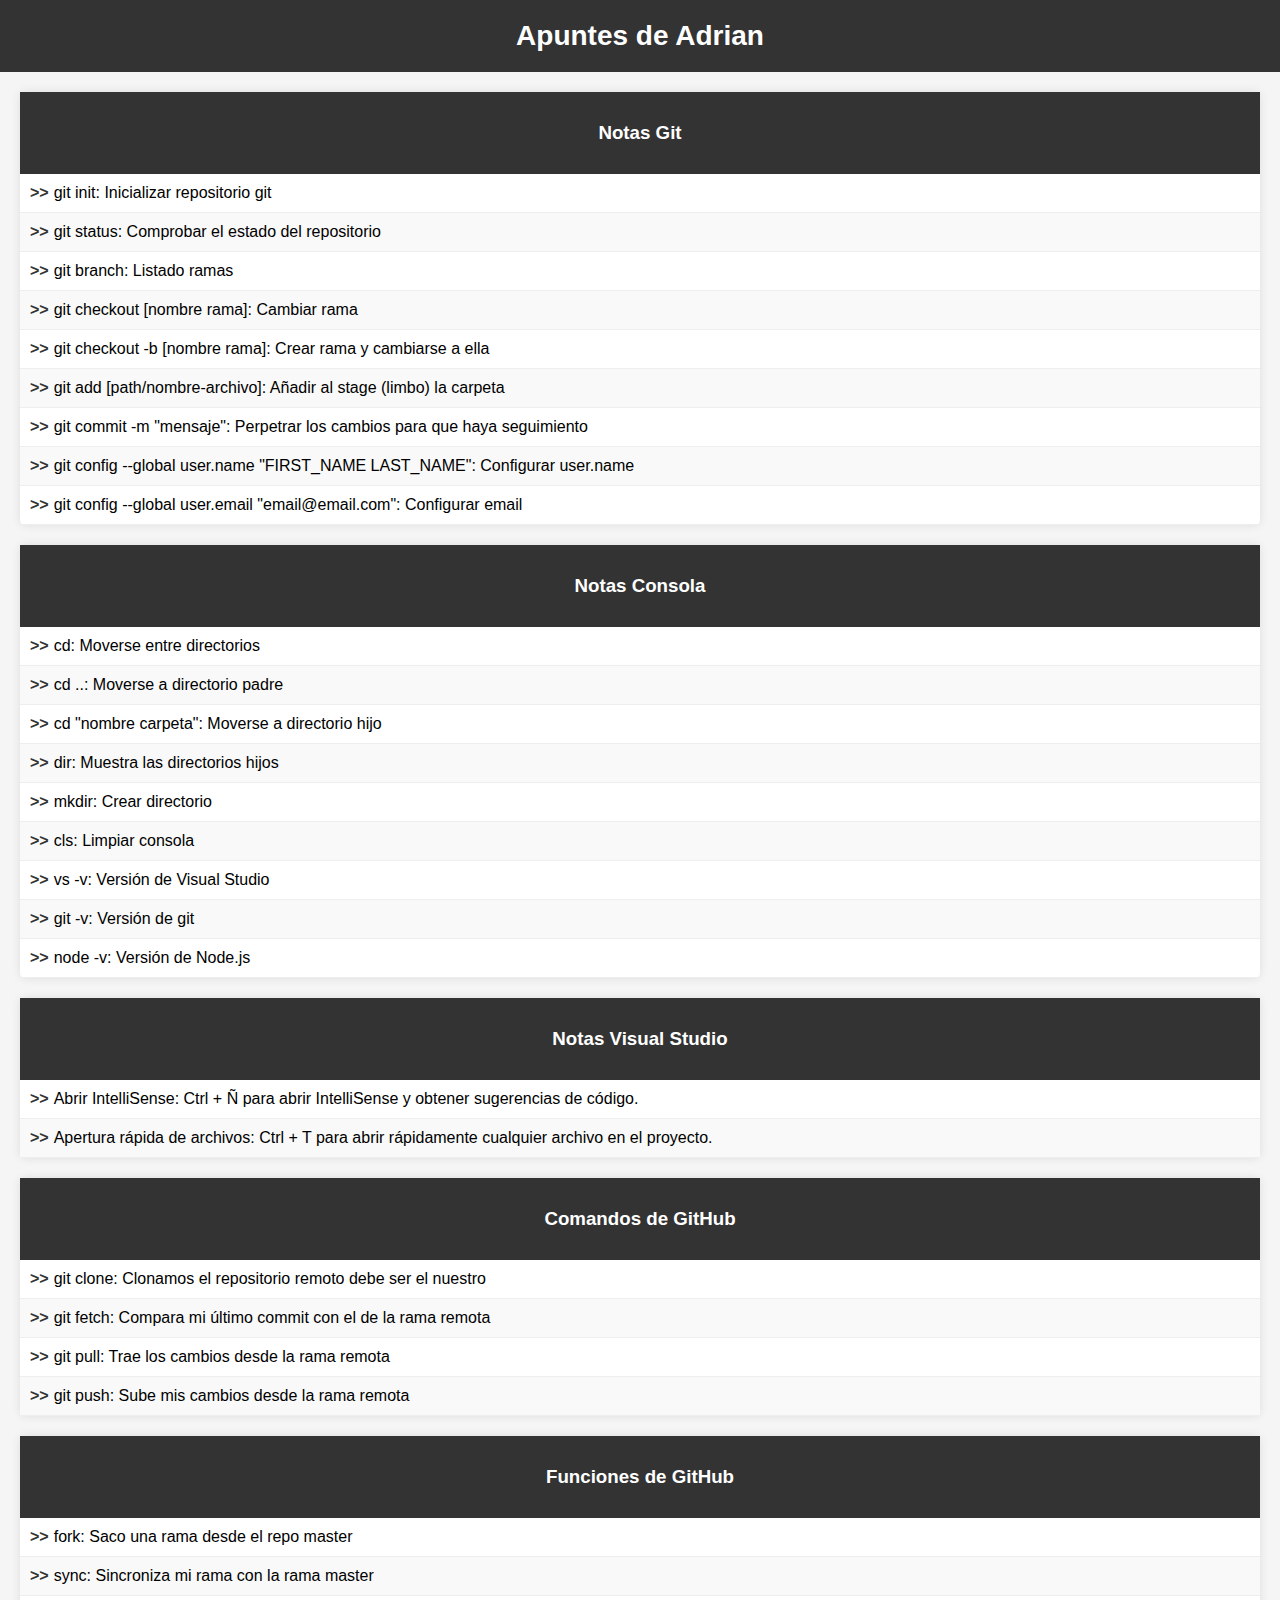
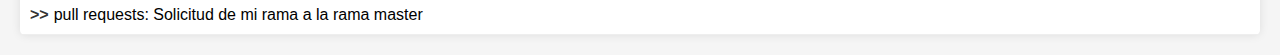
<file: adrian/index.html>
<!DOCTYPE html>
<html lang="en">
<head>
    <meta charset="UTF-8">
    <meta name="viewport" content="width=device-width, initial-scale=1.0">
    <title>Apuntes de Adrian</title>
    <link rel="stylesheet" href="style.css"> 
<body>
    <script src="./script.js"></script>
</body>
</html>
</file>
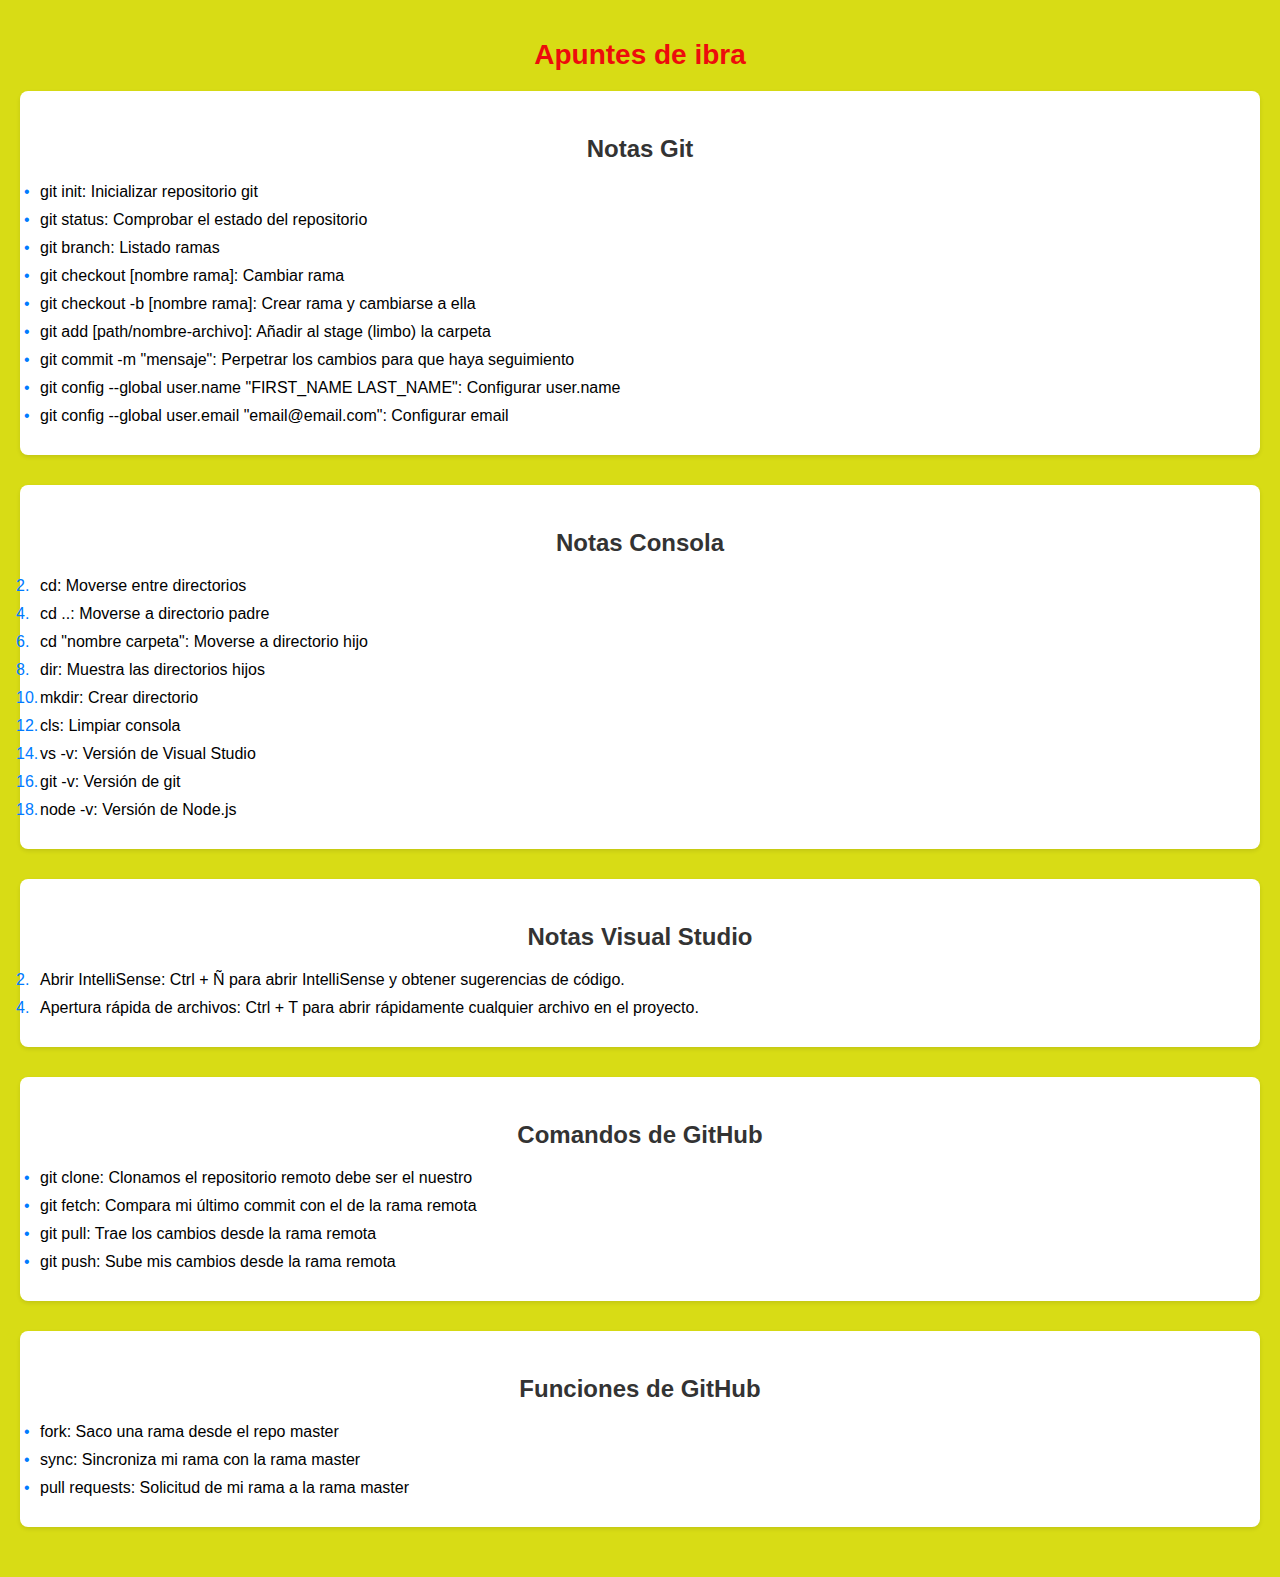
<file: ibra/index.html>
<!DOCTYPE html>
<html lang="en">
<head>
    <meta charset="UTF-8">
    <meta name="viewport" content="width=device-width, initial-scale=1.0">
    <title>Apuntes de ibra</title>
    <link rel="stylesheet" href="style.css"> 
<body>
    <script src="./script.js"></script>
</body>
</html>
</file>
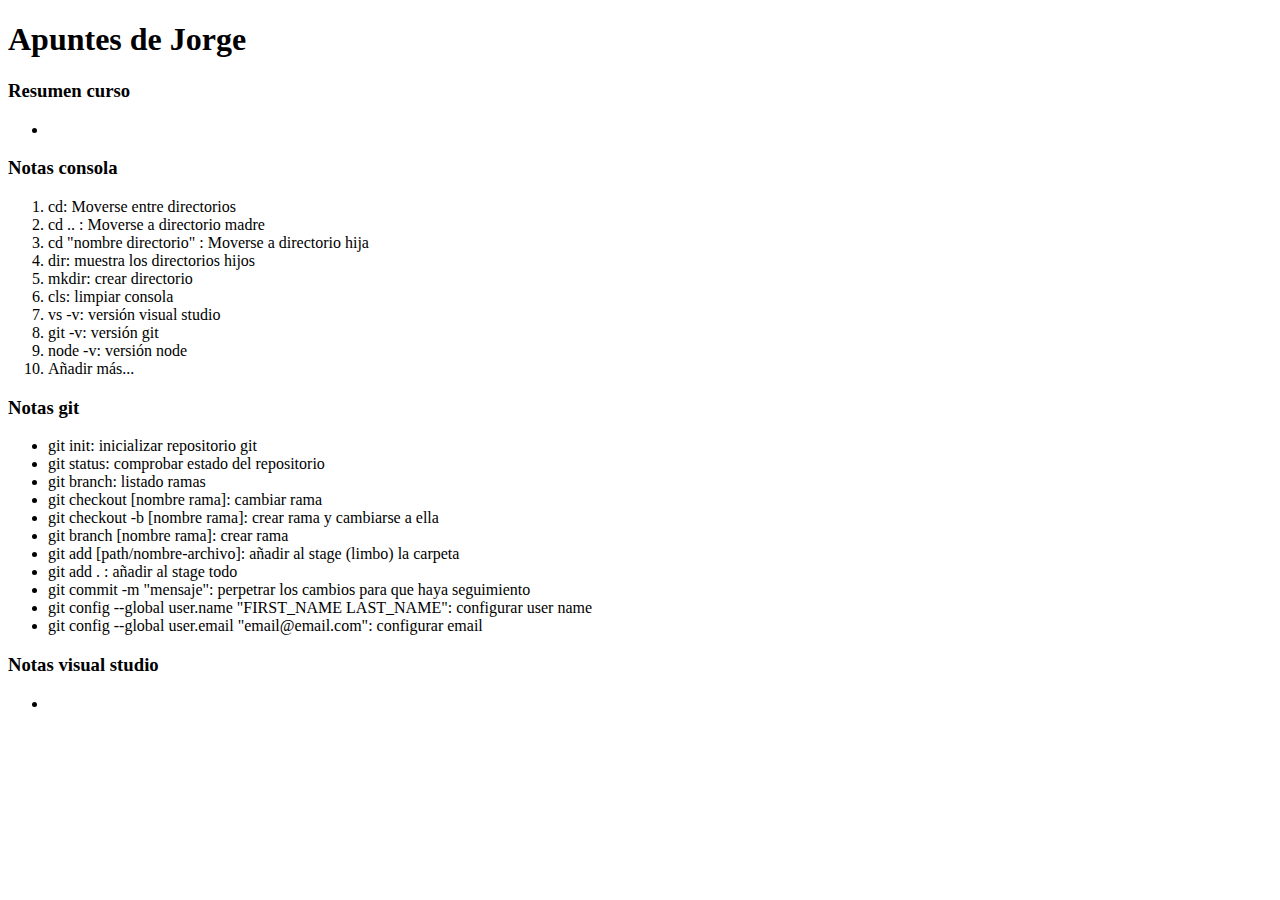
<file: jorge/index.html>
<!DOCTYPE html>
<html lang="en">
<head>
    <meta charset="UTF-8">
    <meta name="viewport" content="width=device-width, initial-scale=1.0">
    <title>Document</title>
</head>
<body>
    <script src="./script.js"></script>
    <header id="main-header">
        <h1>Apuntes de Jorge</h1>
    </header>
    <main id="main" class="main">

        <div>
            <header>
                <h3>Resumen curso</h3>
            </header>
            <ul>
                <li></li>
            </ul>
        </div>

        <div>
            <header>
                <h3>Notas consola</h3>
            </header>
            <ol>
                <li>cd: Moverse entre directorios</li>
                <li>cd .. : Moverse a directorio madre</li>
                <li>cd "nombre directorio" : Moverse a directorio hija</li>
                <li>dir: muestra los directorios hijos</li>
                <li>mkdir: crear directorio</li>
                <li>cls: limpiar consola</li>
                <li>vs -v: versión visual studio</li>
                <li>git -v: versión git</li>
                <li>node -v: versión node</li>
                <li>Añadir más...</li>
            </ol>
        </div>

        <div>
            <header>
                <h3>Notas git</h3>
            </header>
            <ul>
                <li>git init: inicializar repositorio git</li>
                <li>git status: comprobar estado del repositorio</li>
                <li>git branch: listado ramas</li>
                <li>git checkout [nombre rama]: cambiar rama</li>
                <li>git checkout -b [nombre rama]: crear rama y cambiarse a ella</li>
                <li>git branch [nombre rama]: crear rama</li>
                <li>git add [path/nombre-archivo]: añadir al stage (limbo) la carpeta</li>
                <li>git add . : añadir al stage todo</li>
                <li>git commit -m "mensaje": perpetrar los cambios para que haya seguimiento</li>
                <li>git config --global user.name "FIRST_NAME LAST_NAME": configurar user name</li>
                <li>git config --global user.email "email@email.com": configurar email</li>
            </ul>
        </div>

        <div>
            <header>
                <h3>Notas visual studio</h3>
            </header>
            <ul>
                <li></li>
            </ul>
        </div>


    </main>

</body>
</html>
</file>
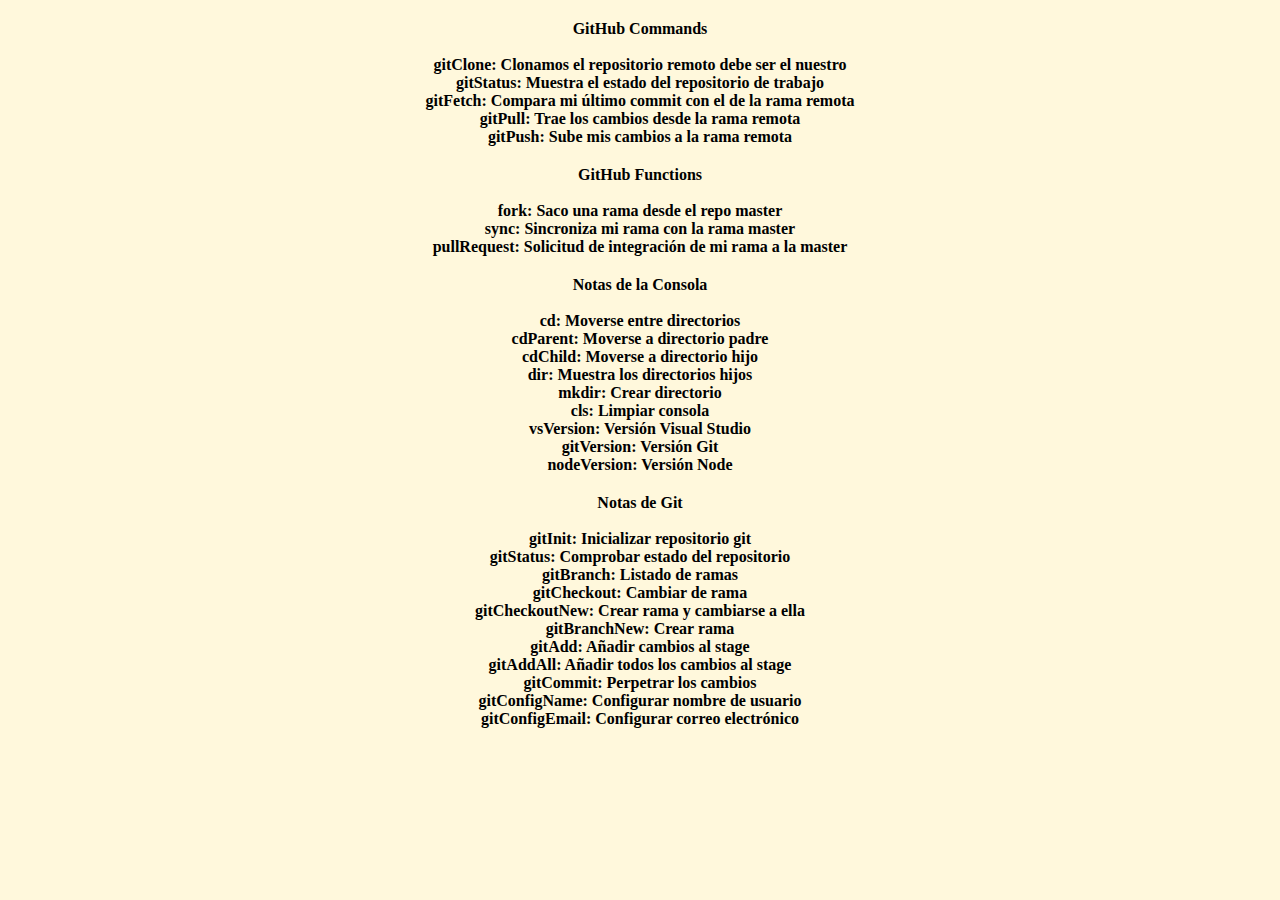
<file: marco/index.html>
<!DOCTYPE html>
<html lang="es">
<head>
<meta charset="UTF-8">
<meta name="viewport" content="width=device-width, initial-scale=1.0">
<title>Información Git y Consola</title>
<link rel="stylesheet" href="./style.css">
</head>
<body>
<script src="./script.js"></script>
</body>
</html>
</file>
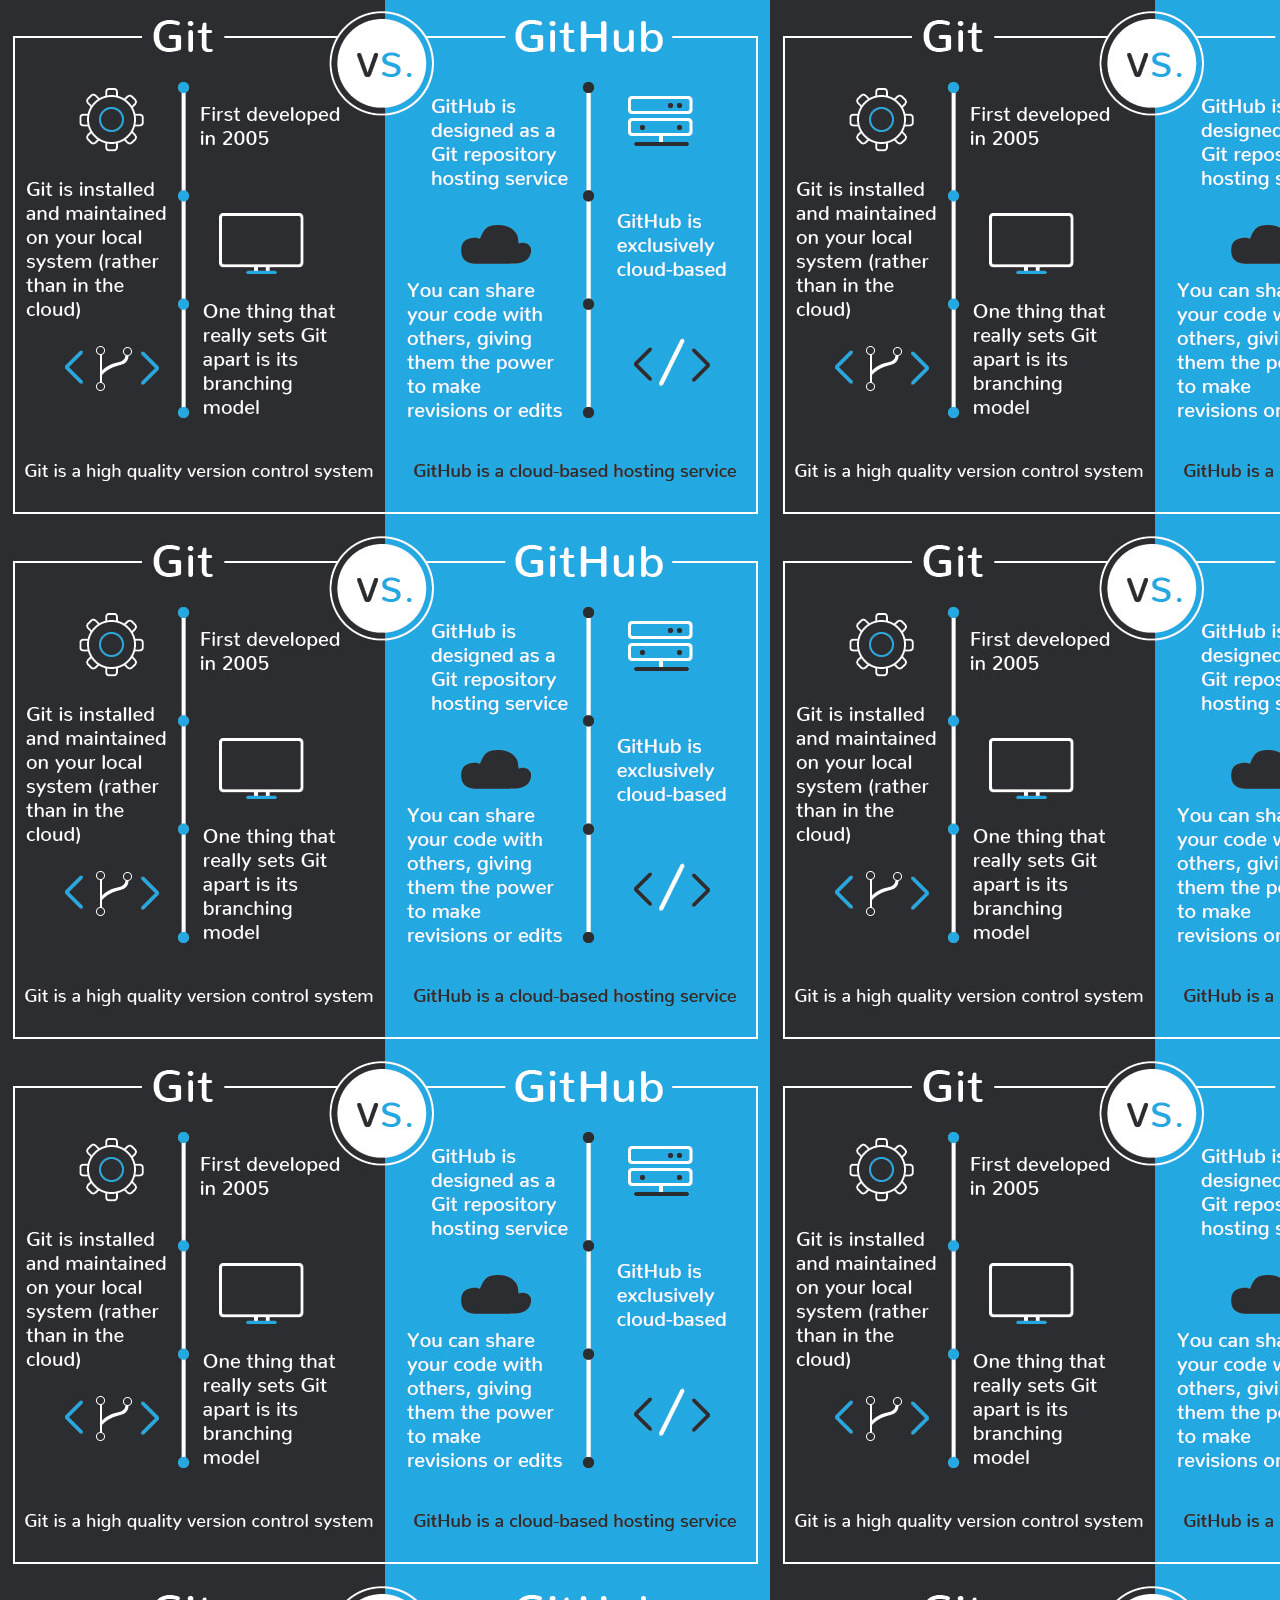
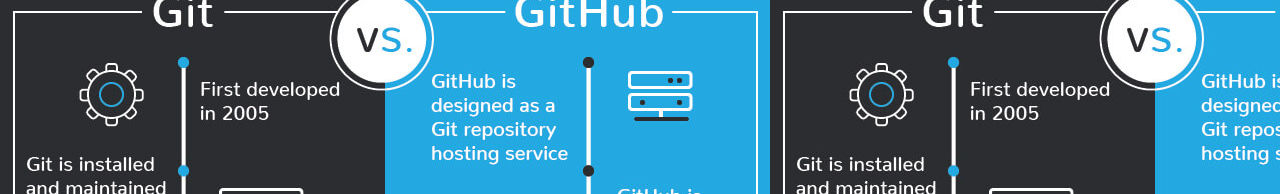
<file: marcosbc/index.html>
<!DOCTYPE html>
<html lang="en">
<head>
    <meta charset="UTF-8">
    <meta name="viewport" content="width=device-width, initial-scale=1.0">
    <link rel="stylesheet" href="style.css">
    <title>Document</title>
</head>
<body>
    <script src="./script.js"></script>
    <header id="main-header">
        <h1>Apuntes de Marcos</h1>
    </header>
    <main id="main">

        <div>
            <header>
                <h3>Resumen curso</h3>
            </header>
            <ul>
                <li></li>
            </ul>
        </div>
    
        <div>
            <header>
                <h3>Notas consola</h3>
            </header>
            <ol>
                <li></li>
            </ol>
        </div>

        <div>
            <header class="header-git">
                <h3>Notas git</h3>
            </header>
            <ul>
                <li></li>
            </ul>
        </div>

        <div>
            <header>
                <h3>Notas visual studio</h3>
            </header>
            <ul>
                <li></li>
            </ul>
        </div>

    </main>
    
</body>
</html>
</file>
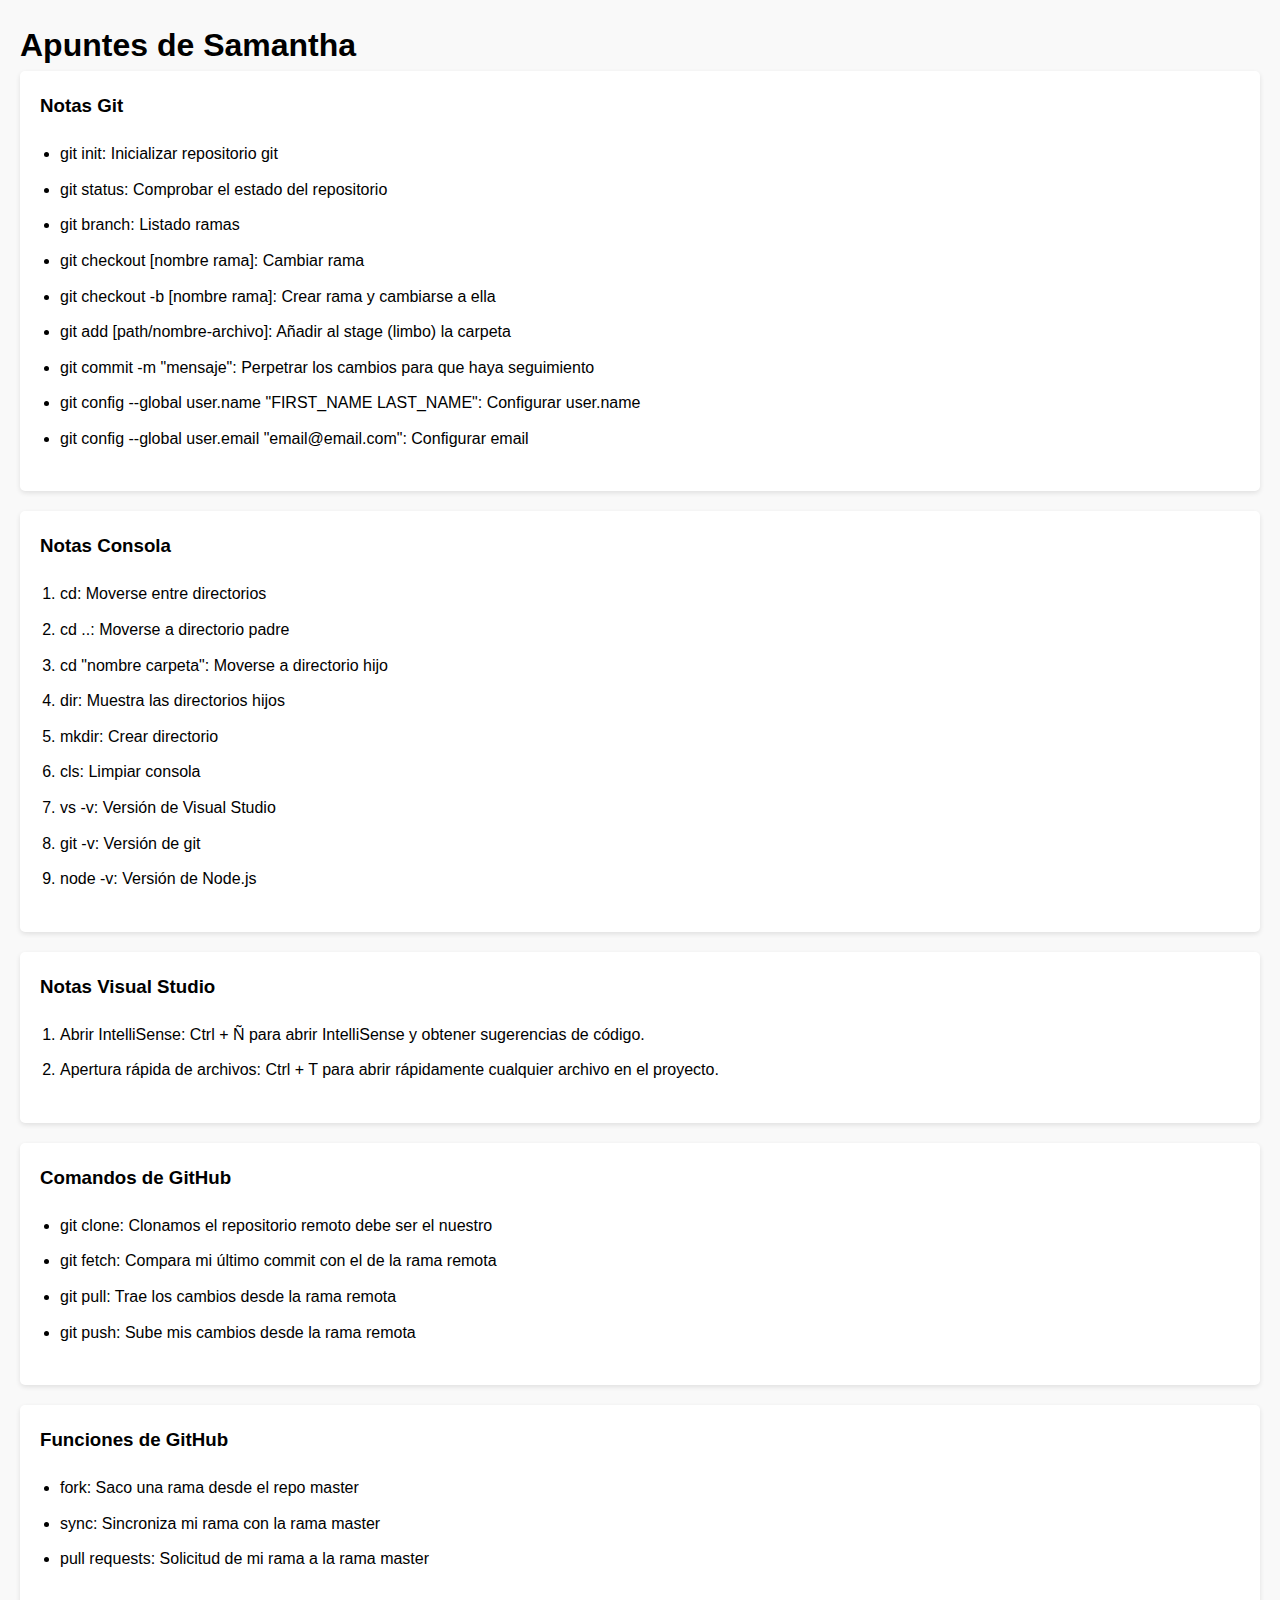
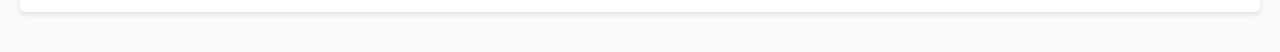
<file: samantha/index.html>
<!DOCTYPE html>
<html lang="en">
<head>
    <meta charset="UTF-8">
    <meta name="viewport" content="width=device-width, initial-scale=1.0">
    <title>Apuntes de Samantha</title>
    <link rel="stylesheet" href="style.css"> 
<body>
    <script src="./script.js"></script>
</body>
</html>
</file>
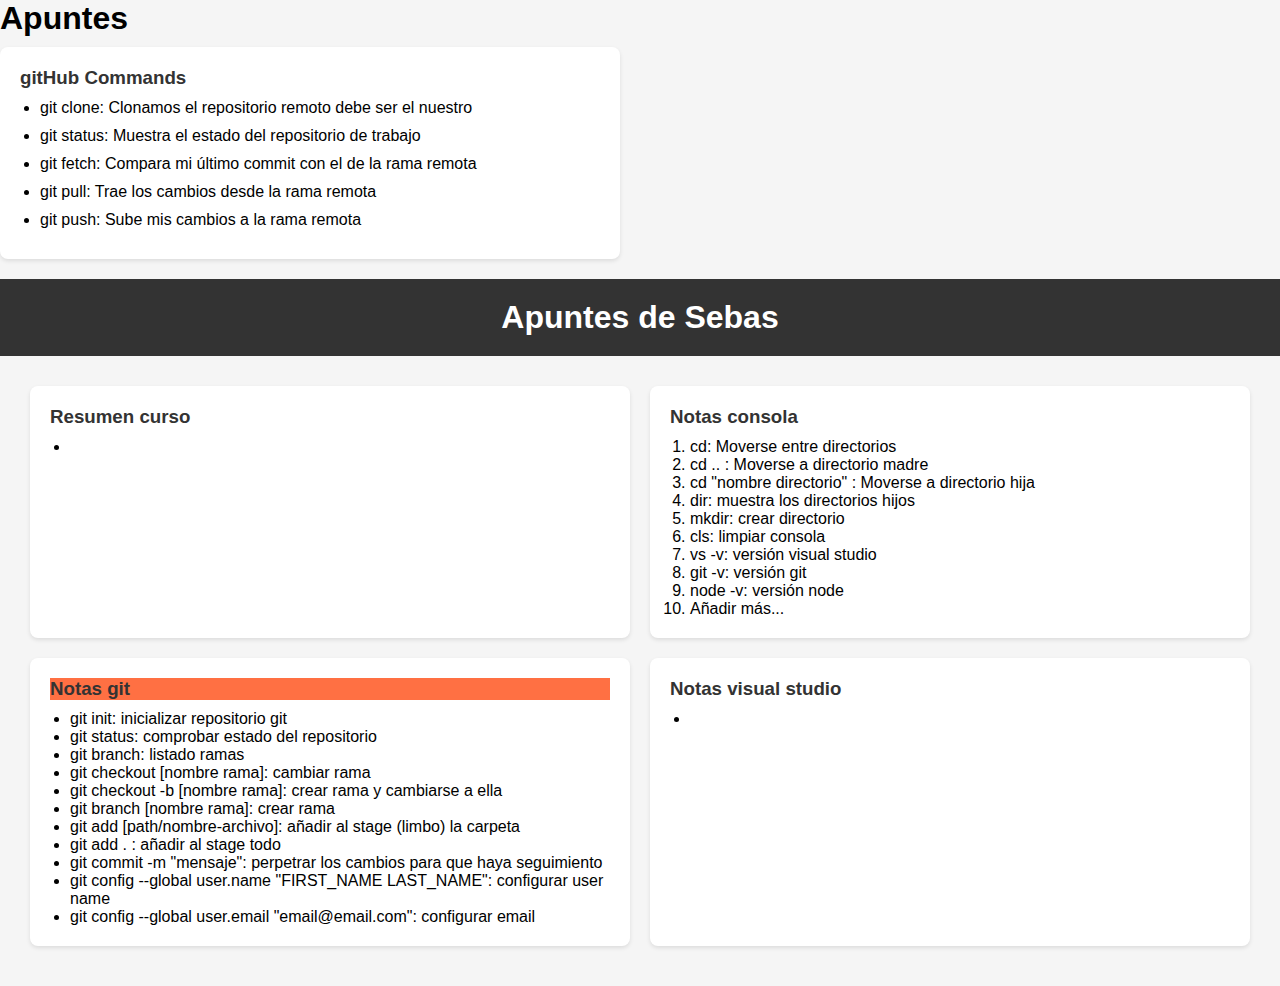
<file: sebas/index.html>
<!DOCTYPE html>
<html lang="en">
<head>
    <meta charset="UTF-8">
    <meta name="viewport" content="width=device-width, initial-scale=1.0">
    <link rel="stylesheet" href="./style.css">
    <title>Document</title>
</head>
<body>
    <script src="./script.js"></script>
    <header id="main-header">
        <h1>Apuntes de Sebas</h1>
    </header>
    <main id="main" class="main">

        <div>
            <header>
                <h3>Resumen curso</h3>
            </header>
            <ul>
                <li></li>
            </ul>
        </div>
        
        <div>
            <header>
                <h3>Notas consola</h3>
            </header>
            <ol>
                <li>cd: Moverse entre directorios</li>
                <li>cd .. : Moverse a directorio madre</li>
                <li>cd "nombre directorio" : Moverse a directorio hija</li>
                <li>dir: muestra los directorios hijos</li>
                <li>mkdir: crear directorio</li>
                <li>cls: limpiar consola</li>
                <li>vs -v: versión visual studio</li>
                <li>git -v: versión git</li>
                <li>node -v: versión node</li>
                <li>Añadir más...</li>
            </ol>
        </div>

        <div>
            <header class="header-git">
                <h3>Notas git</h3>
            </header>
            <ul>
                <li>git init: inicializar repositorio git</li>
                <li>git status: comprobar estado del repositorio</li>
                <li>git branch: listado ramas</li>
                <li>git checkout [nombre rama]: cambiar rama</li>
                <li>git checkout -b [nombre rama]: crear rama y cambiarse a ella</li>
                <li>git branch [nombre rama]: crear rama</li>
                <li>git add [path/nombre-archivo]: añadir al stage (limbo) la carpeta</li>
                <li>git add . : añadir al stage todo</li>
                <li>git commit -m "mensaje": perpetrar los cambios para que haya seguimiento</li>
                <li>git config --global user.name "FIRST_NAME LAST_NAME": configurar user name</li>
                <li>git config --global user.email "email@email.com": configurar email</li>
            </ul>
        </div>

        <div>
            <header>
                <h3>Notas visual studio</h3>
            </header>
            <ul>
                <li></li>
            </ul>
        </div>


    </main>

</body>
</html>
</file>
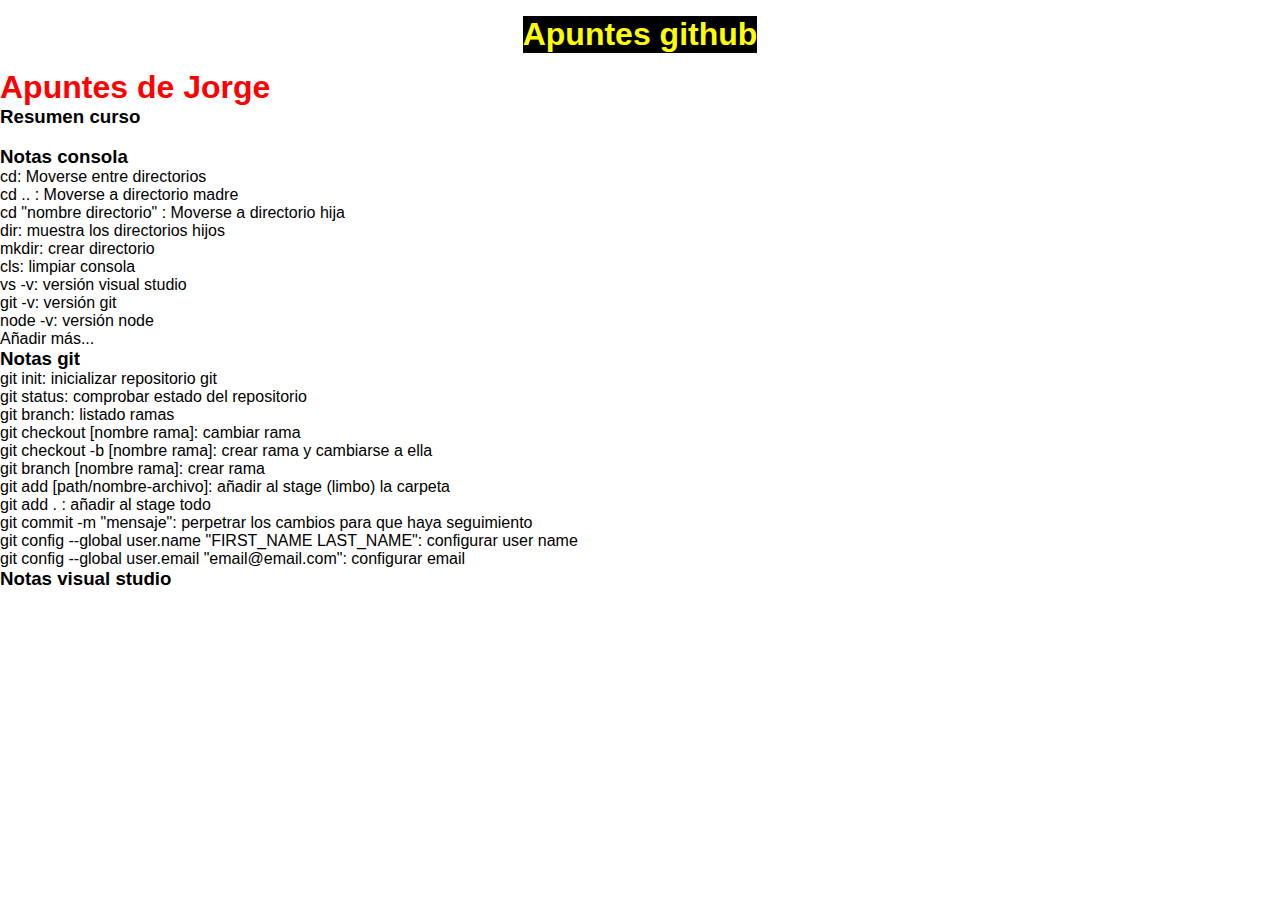
<file: yng/index.html>
<!DOCTYPE html>
<html lang="en">
<head>
    <meta charset="UTF-8">
    <meta name="viewport" content="width=device-width, initial-scale=1.0">
    <link rel="stylesheet" href="./style.css">
    <title>Document</title>
</head>
<body>
    <script src="./script.js"></script>
    <header id="main-header">
        <h1>Apuntes de Jorge</h1>
    </header>
    <main>

        <div>
            <header>
                <h3>Resumen curso</h3>
            </header>
            <ul>
                <li></li>
            </ul>
        </div>

        <div>
            <header>
                <h3>Notas consola</h3>
            </header>
            <ol>
                <li>cd: Moverse entre directorios</li>
                <li>cd .. : Moverse a directorio madre</li>
                <li>cd "nombre directorio" : Moverse a directorio hija</li>
                <li>dir: muestra los directorios hijos</li>
                <li>mkdir: crear directorio</li>
                <li>cls: limpiar consola</li>
                <li>vs -v: versión visual studio</li>
                <li>git -v: versión git</li>
                <li>node -v: versión node</li>
                <li>Añadir más...</li>
            </ol>
        </div>

        <div>
            <header>
                <h3>Notas git</h3>
            </header>
            <ul>
                <li>git init: inicializar repositorio git</li>
                <li>git status: comprobar estado del repositorio</li>
                <li>git branch: listado ramas</li>
                <li>git checkout [nombre rama]: cambiar rama</li>
                <li>git checkout -b [nombre rama]: crear rama y cambiarse a ella</li>
                <li>git branch [nombre rama]: crear rama</li>
                <li>git add [path/nombre-archivo]: añadir al stage (limbo) la carpeta</li>
                <li>git add . : añadir al stage todo</li>
                <li>git commit -m "mensaje": perpetrar los cambios para que haya seguimiento</li>
                <li>git config --global user.name "FIRST_NAME LAST_NAME": configurar user name</li>
                <li>git config --global user.email "email@email.com": configurar email</li>
            </ul>
        </div>

        <div>
            <header>
                <h3>Notas visual studio</h3>
            </header>
            <ul>
                <li></li>
            </ul>
        </div>


    </main>

</body>
</html>
</file>
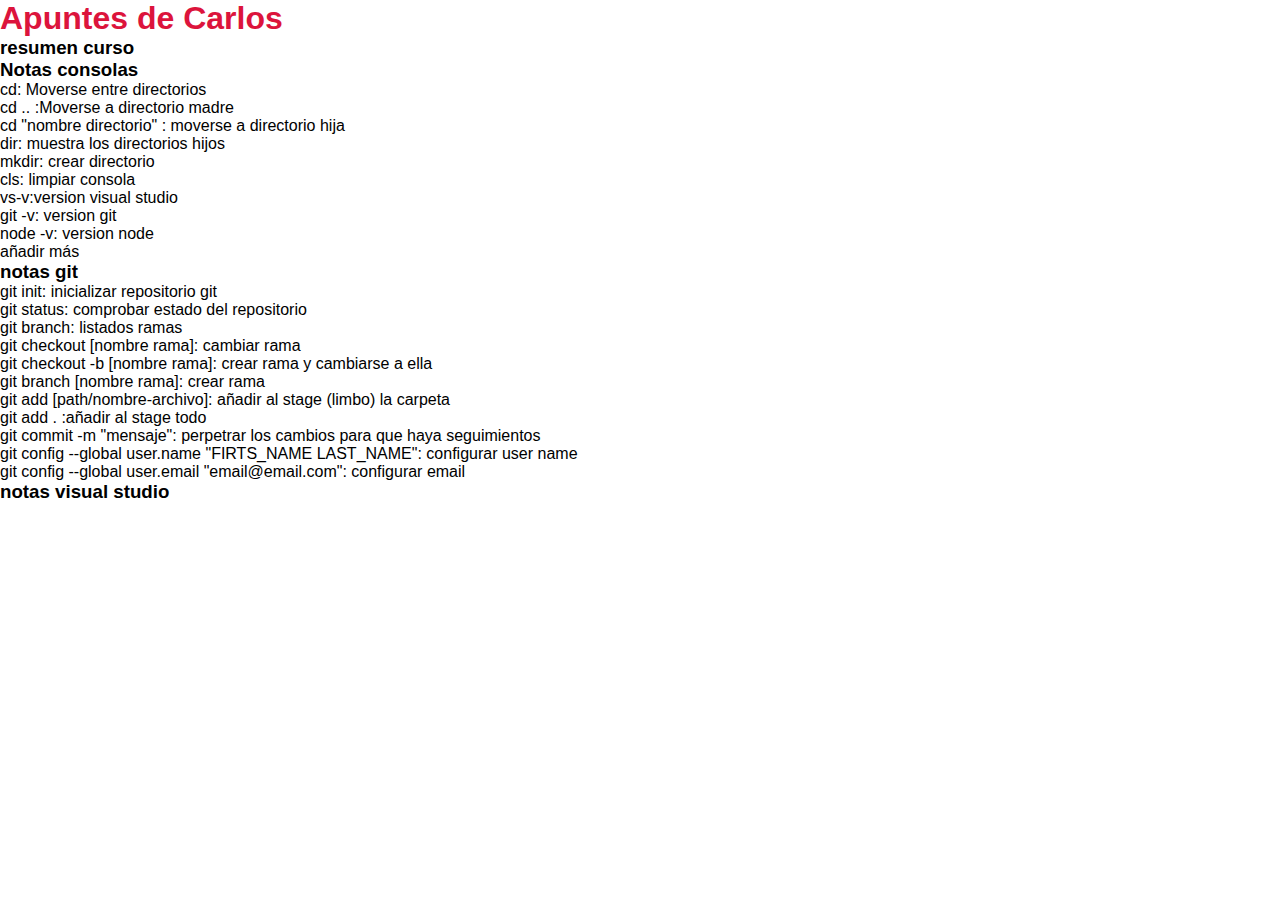
<file: Carlos/inde.html>
<!DOCTYPE html>
<html lang="en">
<head>
    <meta charset="UTF-8">
    <meta name="viewport" content="width=device-width, initial-scale=1.0">
    <link rel="stylesheet" href="style.css">
    <title>Document</title>
</head>
<body>

    <header id="main-header">
         <h1>Apuntes de Carlos</h1>
    </header>
    <script src="./script.js"></script>
    <main>
        <div>
            <header>
                <h3> resumen curso  </h3>
            </header>
            <ul>
                
            </ul>
        </div>
        <div>
            <header>
                <h3>Notas consolas</h3>
            </header>
            <ol>
                <li>cd: Moverse entre directorios</li>
                <li>cd .. :Moverse a directorio madre</li>
                <li>cd "nombre directorio" : moverse a directorio hija</li>
                <li>dir: muestra los directorios hijos</li>
                <li>mkdir: crear directorio</li>
                <li>cls: limpiar consola</li>
                <li>vs-v:version visual studio</li>
                <li>git -v: version git</li>
                <li>node -v: version node</li>
                <li>añadir más</li>
            </ol>
        </div>
        <div>
            <header class="hol">
                <h3> notas git </h3>
            </header>
            <ul>
                <li>git init: inicializar repositorio git</li>
                <li>git status: comprobar estado del repositorio</li>
                <li>git branch: listados ramas</li>
                <li>git checkout [nombre rama]: cambiar rama</li>
                <li>git checkout -b [nombre rama]: crear rama y cambiarse a ella </li>
                <li>git branch [nombre rama]: crear rama  </li>
                <li>git add [path/nombre-archivo]: añadir al stage (limbo) la carpeta </li>
                <li>git add . :añadir al stage todo </li>
                <li>git commit -m "mensaje": perpetrar los cambios para que haya seguimientos </li>
                <li>git config --global user.name "FIRTS_NAME LAST_NAME": configurar user name </li>
                <li>git config --global user.email "email@email.com": configurar email </li>
            </ul>
        </div>
        <div>
            <header>
                <h3> notas visual studio </h3>
            </header>
            <ul>
                
            </ul>
        </div>
    </main>


    
</body>
</html>
</file>
<file: adrian/style.css>
/* Estilo para el cuerpo del documento */
body {
    font-family: Arial, sans-serif; /* Tipo de fuente */
    margin: 0; /* Eliminar margen por defecto */
    padding: 0; /* Eliminar relleno por defecto */
    background-color: #f5f5f5; /* Color de fondo */
}

/* Estilo para el encabezado */
header {
    background-color: #333; /* Color de fondo */
    color: #fff; /* Color del texto */
    padding: 20px; /* Espacio interior */
    text-align: center; /* Alineación del texto */
}

/* Estilo para el título del encabezado */
h1 {
    margin: 0; /* Eliminar margen */
    font-size: 28px; /* Tamaño de fuente */
}

/* Estilo para las secciones */
div {
    margin: 20px; /* Margen exterior */
    background-color: #fff; /* Color de fondo */
    border-radius: 5px; /* Borde redondeado */
    box-shadow: 0 0 10px rgba(0, 0, 0, 0.1); /* Sombra */
}

/* Estilo para el título de la sección */
h3 {
    background-color: #333; /* Color de fondo */
    color: #fff; /* Color del texto */
    padding: 10px; /* Espacio interior */
    margin: 0; /* Eliminar margen */
    border-top-left-radius: 5px; /* Borde superior izquierdo redondeado */
    border-top-right-radius: 5px; /* Borde superior derecho redondeado */
}

/* Estilo para la lista de elementos */
ul, ol {
    list-style-type: none; /* Eliminar viñetas */
    padding: 0; /* Eliminar relleno */
    margin: 0; /* Eliminar margen */
}

/* Estilo para los elementos de la lista */
li {
    padding: 10px; /* Espacio interior */
    border-bottom: 1px solid #eee; /* Borde inferior */
}

/* Estilo para los elementos pares de la lista */
li:nth-child(even) {
    background-color: #f9f9f9; /* Color de fondo */
}

/* Estilo para el texto del comando o nota */
li::before {
    content: '>>'; /* Símbolo antes del texto */
    margin-right: 5px; /* Margen derecho */
    color: #333; /* Color del símbolo */
    font-weight: bold; /* Texto en negrita */
}
</file>
<file: ibra/style.css>
body {
    font-family: Arial, sans-serif;
    background-color: #d8dc15;
    padding: 20px;
    margin: 0;
}


header {
    text-align: center;
    margin-bottom: 20px;
}

h1 {
    color: #ed0c0c;
    font-size: 28px;
}

h3 {
    color: #333;
    font-size: 24px;
    margin-bottom: 10px;
}


div {
    margin-bottom: 30px;
    background-color: #fff;
    border-radius: 8px;
    box-shadow: 0 2px 4px rgba(0, 0, 0, 0.1);
    padding: 20px;
}


ul, ol {
    list-style: none;
    padding: 0;
    margin: 0;
}

li {
    margin-bottom: 10px;
}

li::before {
    content: "•"; 
    color: #007bff; 
    display: inline-block;
    width: 1em; 
    margin-left: -1em; 
}


ol li::before {
    content: counter(list-item) ".";
    color: #007bff;
    display: inline-block;
    width: 1.5em;
    margin-left: -1.5em;
    counter-increment: list-item;
}


li:hover {
    background-color: #30daa7;
    transition: background-color 0.3s ease;
}
</file>
<file: marco/style.css>
body {
    background-color: #FFF8DC; /* Color crema para el fondo */
    text-align: center; /* Todo el texto centrado */
}

p {
    font-weight: bold; /* Títulos en negrita */
    margin: 20px 0; /* Espaciado entre párrafos */
}
</file>
<file: marcosbc/style.css>
body {
    background-image: url('Git.vs.Github.jpg');
}

*{
    margin: 0;
    padding: 0;
    box-sizing: border-box;
    font-family: 'Times New Roman', Times, serif;
}

.main-header {
    display: flex;
    justify-content: center;
    margin: 1rem;
}

.main-header > h1 {
    color: blue;
    background-color:beige;
    font-size: 100px;
    text-decoration: underline;
    opacity: 0;
    animation: aparecerPorArriba 3s forwards;
}

h1 {
    display: flex;
    justify-content: center;
    margin: 1rem;
    color:red;
    background-color:beige;
    opacity: 0;
    animation: aparecerPorArriba 3s forwards;
}

div {
    margin: 20px;
    padding: 10px;
    border: 5px solid #ff0000;
    background-color: #ffffff;
    color: #000000;
    opacity: 0;
    animation: aparecerPorIzquierda 5s forwards;
}

div header {
    margin-bottom: 10px;
}

div header h2 {
    color: gray;
    background-color:beige;
    text-decoration: underline;
}

div ul,
div ol {
    padding-left: 20px;
    margin-bottom: 10px;
}

div ul li,
div ol li {
    line-height: 2;
}

@keyframes aparecerPorIzquierda {
    from {
        opacity: 0;
        transform: translateX(-20px);
    }
    to {
        opacity: 1;
        transform: translateX(0);
    }
}

@keyframes aparecerPorArriba {
    from {
        opacity: 0;
        transform: translateY(-20px);
    }
    to {
        opacity: 1;
        transform: translateY(0);
    }
}
</file>
<file: samantha/style.css>
* {
    margin: 0;
    padding: 0;
    box-sizing: border-box;
}

body {
    font-family: 'Arial', sans-serif;
    line-height: 1.6;
    padding: 20px;
    background-color: #f9f9f9;
}


header#main-header {
    background-color: #333;
    color: #fff;
    padding: 20px 0;
    text-align: center;
    box-shadow: 0 2px 5px rgba(0, 0, 0, 0.2);
    height: 100px; 
    display: flex;
    justify-content: center; 
    align-items: center; 
}

header#main-header h1 {
    font-size: 2em;
    margin: 0; 
}


main#content div {
    background-color: #fff;
    margin-bottom: 20px;
    padding: 20px;
    border-radius: 5px;
    box-shadow: 0 2px 5px rgba(0, 0, 0, 0.1);
}

main#content ul,
main#content ol {
    margin: 20px;
}

main#content li {
    margin-bottom: 10px;
}


a {
    color: #007bff;
    text-decoration: none;
    transition: color 0.3s ease;
}

a:hover {
    color: #0056b3;
}
</file>
<file: sebas/style.css>
* {
    margin: 0;
    padding: 0;
    box-sizing: border-box;
}

body {
    font-family: Arial, sans-serif;
    background-color: #f5f5f5;
}

#main-header {
    background-color: #333;
    color: #fff;
    padding: 20px;
    text-align: center;
}

#main {
    display: flex;
    flex-wrap: wrap;
    justify-content: space-around;
    padding: 20px;
}

div {
    background-color: #fff;
    border-radius: 8px;
    box-shadow: 0 2px 4px rgba(0, 0, 0, 0.1);
    margin-bottom: 20px;
    width: calc(50% - 20px);
    padding: 20px;
}

header {
    margin-bottom: 10px;
}

h3 {
    color: #333;
}

ul, ol {
    padding-left: 20px;
}

.list-element {
    margin-bottom: 10px;
}


.header-git {
    background-color: #ff7043; /* Color naranja */
    color: #fff;
}
</file>
<file: yng/style.css>
* {
    margin: 0;
    padding: 0;
    box-sizing: border-box;
    font-family: 'Lucida Sans', 'Lucida Sans Regular', 'Lucida Grande', 'Lucida Sans Unicode', Geneva, Verdana, sans-serif;
}  

.main-header{
    display: flex;
    justify-content: center;
    margin: 1rem;

}

.main-header > h1 {
    color: yellow;
    background-color: black;
}

h1 {
    color:red
}
</file>
<file: Carlos/style.css>
*{
    margin: 0;
    padding: 0;
    box-sizing: border-box;
    font-family: 'Gill Sans', 'Gill Sans MT', 'Trebuchet MS', sans-serif;
}

.main-header{
    display: flex;
    justify-content: center;
    margin: 1rem;
}

.main-header > h1 {
    color: blue;
    background-color: rgb(30, 193, 193);
}

h1 {
    color: crimson;
}
</file>
